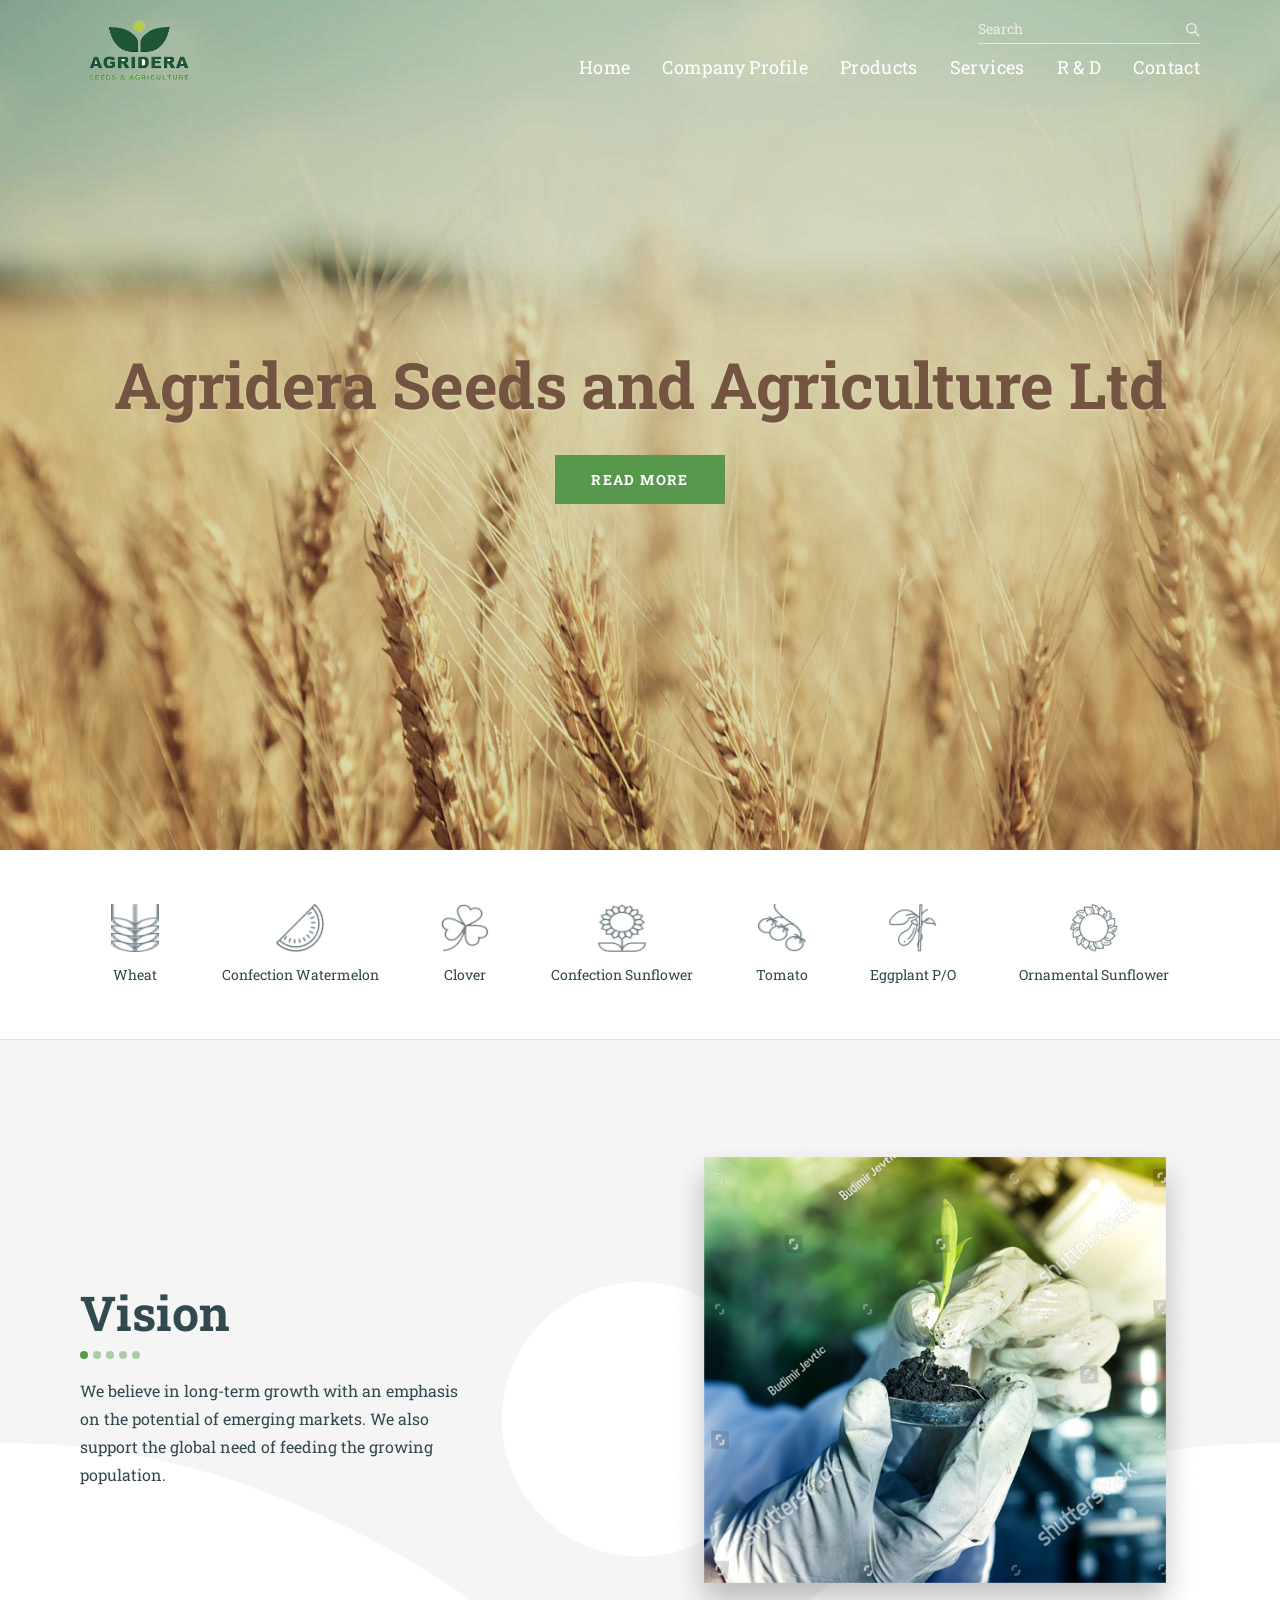
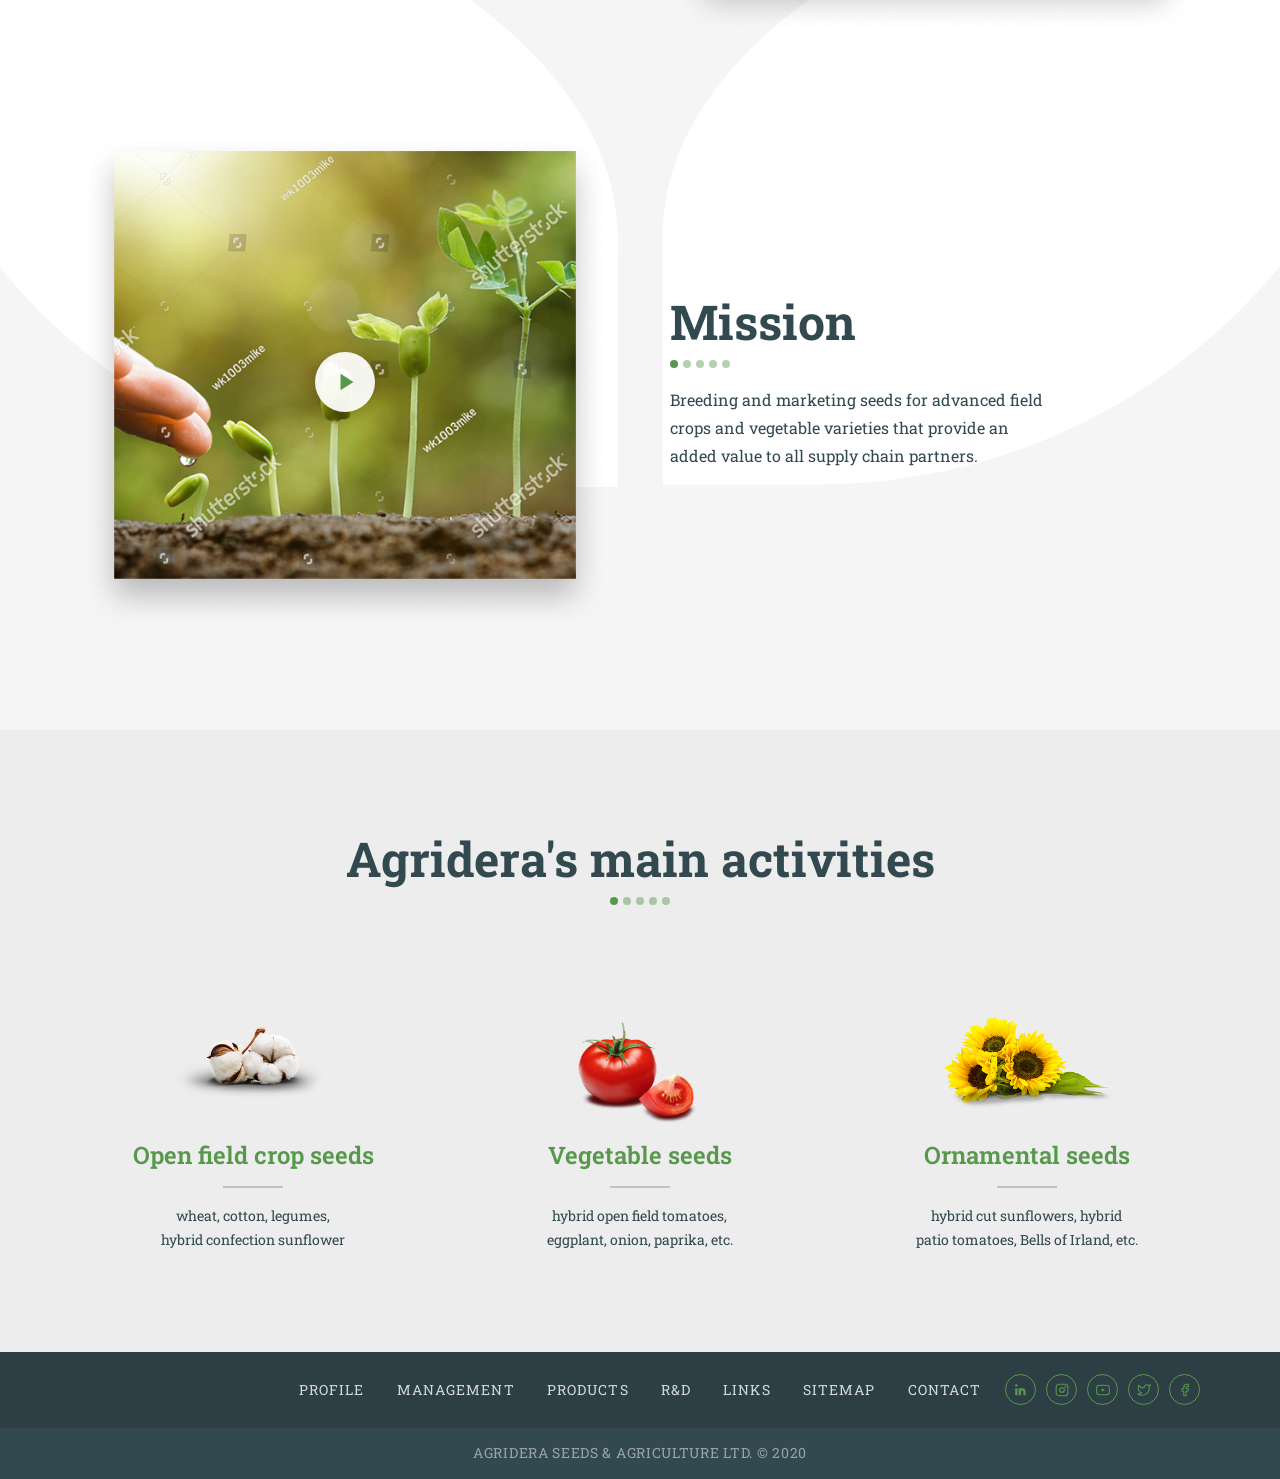
<file: index.html>
<!doctype html>
<html lang="en">
  <head>
    <meta charset="UTF-8" />
    <meta name="viewport" content="width=device-width, initial-scale=1.0" />
    <title>Agridera Seeds &amp; Agriculture Ltd</title>
    <link rel="stylesheet" href="./css/reset.css" />
    <link rel="stylesheet" href="./css/variables.css" />
    <link rel="stylesheet" href="./css/header.css" />
    <link rel="stylesheet" href="./css/middle.css" />
    <link rel="stylesheet" href="./css/footer.css" />
  </head>

  <body>
    <header>
      <div class="site-header">
        <div class="header-inner">
          <a
            href="/"
            class="logo"
            aria-label="Agridera Seeds &amp; Agriculture — home"
          >
            <img
              src="./assets/images/logo.png"
              alt="Agridera Seeds &amp; Agriculture"
              width="auto"
              height="60"
            />
          </a>

          <div class="header-right">
            <form
              class="search-form"
              role="search"
              action="/search"
              method="get"
            >
              <input
                type="search"
                name="q"
                placeholder="Search"
                aria-label="Search"
              />
              <button type="submit" aria-label="Submit search">
                <svg
                  viewBox="0 0 24 24"
                  xmlns="http://www.w3.org/2000/svg"
                  aria-hidden="true"
                >
                  <circle cx="11" cy="11" r="7" stroke-width="2" />
                  <line
                    x1="16.5"
                    y1="16.5"
                    x2="22"
                    y2="22"
                    stroke-width="2"
                    stroke-linecap="round"
                  />
                </svg>
              </button>
            </form>

            <nav class="main-nav" aria-label="Main navigation">
              <ul>
                <li><a href="/">Home</a></li>
                <li>
                  <a href="./pages/not_ready.html">Company Profile</a>
                </li>
                <li><a href="./pages/not_ready.html">Products</a></li>
                <li><a href="./pages/not_ready.html">Services</a></li>
                <li><a href="./pages/not_ready.html">R &amp; D</a></li>
                <li><a href="./pages/not_ready.html">Contact</a></li>
              </ul>
            </nav>
          </div>

          <button
            class="hamburger"
            id="hamburgerBtn"
            aria-label="Open menu"
            aria-expanded="false"
            aria-controls="mobileNav"
          >
            <span aria-hidden="true"></span>
            <span aria-hidden="true"></span>
            <span aria-hidden="true"></span>
          </button>
        </div>
      </div>

      <section class="hero" aria-label="Hero banner">
        <img
          class="hero-bg"
          src="./assets/images/hero-bg.jpg"
          alt=""
          role="presentation"
        />
        <div class="hero-overlay" aria-hidden="true"></div>
        <div class="hero-content">
          <h1 class="hero-title">Agridera Seeds and Agriculture Ltd</h1>
          <a href="./pages/not_ready.html" class="btn-primary">Read More</a>
        </div>
      </section>

      <div class="icon-strip" aria-label="Product categories">
        <div class="icon-strip-inner">
          <a href="./pages/not_ready.html" class="icon-item">
            <img
              src="./assets/images/icons/icon-wheat.png"
              alt=""
              aria-hidden="true"
              width="48"
              height="48"
            />
            <span>Wheat</span>
          </a>
          <a href="./pages/not_ready.html" class="icon-item">
            <img
              src="./assets/images/icons/icon-watermelon.png"
              alt=""
              aria-hidden="true"
              width="48"
              height="48"
            />
            <span>Confection Watermelon</span>
          </a>
          <a href="./pages/not_ready.html" class="icon-item">
            <img
              src="./assets/images/icons/icon-clover.png"
              alt=""
              aria-hidden="true"
              width="48"
              height="48"
            />
            <span>Clover</span>
          </a>
          <a href="./pages/not_ready.html" class="icon-item">
            <img
              src="./assets/images/icons/icon-sunflower.png"
              alt=""
              aria-hidden="true"
              width="48"
              height="48"
            />
            <span>Confection Sunflower</span>
          </a>
          <a href="./pages/tomato_all.html" class="icon-item">
            <img
              src="./assets/images/icons/icon-tomato.png"
              alt=""
              aria-hidden="true"
              width="48"
              height="48"
            />
            <span>Tomato</span>
          </a>
          <a href="./pages/not_ready.html" class="icon-item">
            <img
              src="./assets/images/icons/icon-eggplant.png"
              alt=""
              aria-hidden="true"
              width="48"
              height="48"
            />
            <span>Eggplant P/O</span>
          </a>
          <a href="./pages/not_ready.html" class="icon-item">
            <img
              src="./assets/images/icons/icon-ornamental-sunflower.png"
              alt=""
              aria-hidden="true"
              width="48"
              height="48"
            />
            <span>Ornamental Sunflower</span>
          </a>
        </div>
      </div>
    </header>

    <nav
      class="mobile-nav"
      id="mobileNav"
      aria-label="Mobile navigation"
      aria-hidden="true"
    >
      <button
        class="mobile-nav-close"
        id="mobileNavClose"
        aria-label="Close menu"
      >
        <span aria-hidden="true">&times;</span>
      </button>
      <a href="/">Home</a>
      <a href="./pages/not_ready.html">Company Profile</a>
      <a href="./pages/not_ready.html">Products</a>
      <a href="./pages/not_ready.html">Services</a>
      <a href="./pages/not_ready.html">R &amp; D</a>
      <a href="./pages/not_ready.html">Contact</a>
    </nav>

    <main>
      <section class="section-vision-mission" aria-labelledby="vision-heading">
        <div class="section-inner">
          <div class="vision-grid">
            <div class="vision-text">
              <h2 id="vision-heading">Vision</h2>
              <div class="section-dots" aria-hidden="true">
                <span></span><span></span><span></span><span></span
                ><span></span>
              </div>
              <p>
                We believe in long-term growth with an emphasis on the potential
                of emerging markets. We also support the global need of feeding
                the growing population.
              </p>
            </div>
            <div class="vision-image">
              <img
                src="./assets/images/vision-photo.png"
                alt="Scientist holding a seedling in a lab"
              />
            </div>
          </div>

          <div class="mission-grid" aria-labelledby="mission-heading">
            <div class="mission-image">
              <img
                src="./assets/images/mission-photo.png"
                alt="Seedlings growing from soil"
              />
              <button class="play-btn" aria-label="Play video">
                <svg
                  viewBox="0 0 24 24"
                  xmlns="http://www.w3.org/2000/svg"
                  aria-hidden="true"
                >
                  <polygon points="5,3 19,12 5,21" />
                </svg>
              </button>
            </div>
            <div class="mission-text">
              <h2 id="mission-heading">Mission</h2>
              <div class="section-dots" aria-hidden="true">
                <span></span><span></span><span></span><span></span
                ><span></span>
              </div>
              <p>
                Breeding and marketing seeds for advanced field crops and
                vegetable varieties that provide an added value to all supply
                chain partners.
              </p>
            </div>
          </div>
        </div>
      </section>

      <section class="section-activities" aria-labelledby="activities-heading">
        <div class="section-inner">
          <header class="activities-header">
            <h2 id="activities-heading">Agridera's main activities</h2>
            <div class="section-dots" aria-hidden="true">
              <span></span><span></span><span></span><span></span><span></span>
            </div>
          </header>

          <div class="activities-grid">
            <article class="activity-card">
              <img
                class="activity-card-image"
                src="./assets/images/cotton.png"
                alt="Open field crop seeds"
              />
              <h3>Open field crop seeds</h3>
              <div class="activity-card-divider" aria-hidden="true"></div>
              <p>wheat, cotton, legumes,<br />hybrid confection sunflower</p>
            </article>

            <article class="activity-card">
              <img
                class="activity-card-image"
                src="./assets/images/tomato.png"
                alt="Vegetable seeds"
              />
              <h3>Vegetable seeds</h3>
              <div class="activity-card-divider" aria-hidden="true"></div>
              <p>
                hybrid open field tomatoes,<br />eggplant, onion, paprika, etc.
              </p>
            </article>

            <article class="activity-card">
              <img
                class="activity-card-image"
                src="./assets/images/sunflower.png"
                alt="Ornamental seeds"
              />
              <h3>Ornamental seeds</h3>
              <div class="activity-card-divider" aria-hidden="true"></div>
              <p>
                hybrid cut sunflowers, hybrid<br />patio tomatoes, Bells of
                Irland, etc.
              </p>
            </article>
          </div>
        </div>
      </section>
    </main>

    <footer class="site-footer" aria-label="Site footer">
      <div class="footer-top">
        <div class="footer-top-inner">
          <nav class="footer-nav" aria-label="Footer navigation">
            <ul>
              <li><a href="./pages/not_ready.html">Profile</a></li>
              <li><a href="./pages/not_ready.html">Management</a></li>
              <li><a href="./pages/not_ready.html">Products</a></li>
              <li><a href="./pages/not_ready.html">R&amp;D</a></li>
              <li><a href="./pages/not_ready.html">Links</a></li>
              <li><a href="./pages/not_ready.html">Sitemap</a></li>
              <li><a href="./pages/not_ready.html">Contact</a></li>
            </ul>
          </nav>

          <div class="footer-social" aria-label="Social media links">
            <a href="#" class="social-link" aria-label="LinkedIn">
              <svg
                viewBox="0 0 24 24"
                xmlns="http://www.w3.org/2000/svg"
                aria-hidden="true"
              >
                <circle cx="4" cy="4" r="2" class="icon-solid" />
                <rect
                  x="2"
                  y="9"
                  width="4"
                  height="12"
                  rx="1"
                  class="icon-solid"
                />
                <path
                  d="M12 9h2a6 6 0 0 1 6 6v6h-4v-6a2 2 0 0 0-4 0v6h-4V9h4z"
                  class="icon-solid"
                />
              </svg>
            </a>
            <a href="#" class="social-link" aria-label="Instagram">
              <svg
                viewBox="0 0 24 24"
                xmlns="http://www.w3.org/2000/svg"
                aria-hidden="true"
              >
                <rect x="2" y="2" width="20" height="20" rx="5" />
                <circle cx="12" cy="12" r="4" />
                <circle cx="17.5" cy="6.5" r="1.5" class="icon-solid" />
              </svg>
            </a>
            <a href="#" class="social-link" aria-label="YouTube">
              <svg
                viewBox="0 0 24 24"
                xmlns="http://www.w3.org/2000/svg"
                aria-hidden="true"
              >
                <path
                  d="M22.54 6.42a2.78 2.78 0 0 0-1.95-1.96C18.88 4 12 4 12 4s-6.88 0-8.59.46A2.78 2.78 0 0 0 1.46 6.42 29 29 0 0 0 1 12a29 29 0 0 0 .46 5.58 2.78 2.78 0 0 0 1.95 1.95C5.12 20 12 20 12 20s6.88 0 8.59-.47a2.78 2.78 0 0 0 1.95-1.95A29 29 0 0 0 23 12a29 29 0 0 0-.46-5.58z"
                />
                <polygon
                  points="9.75 15.02 15.5 12 9.75 8.98 9.75 15.02"
                  class="icon-solid"
                />
              </svg>
            </a>
            <a href="#" class="social-link" aria-label="Twitter / X">
              <svg
                viewBox="0 0 24 24"
                xmlns="http://www.w3.org/2000/svg"
                aria-hidden="true"
              >
                <path
                  d="M23 3a10.9 10.9 0 0 1-3.14 1.53 4.48 4.48 0 0 0-7.86 3v1A10.66 10.66 0 0 1 3 4s-4 9 5 13a11.64 11.64 0 0 1-7 2c9 5 20 0 20-11.5a4.5 4.5 0 0 0-.08-.83A7.72 7.72 0 0 0 23 3z"
                />
              </svg>
            </a>
            <a href="#" class="social-link" aria-label="Facebook">
              <svg
                viewBox="0 0 24 24"
                xmlns="http://www.w3.org/2000/svg"
                aria-hidden="true"
              >
                <path
                  d="M18 2h-3a5 5 0 0 0-5 5v3H7v4h3v8h4v-8h3l1-4h-4V7a1 1 0 0 1 1-1h3z"
                />
              </svg>
            </a>
          </div>
        </div>
      </div>

      <div class="footer-bottom">
        <p class="footer-copyright">
          Agridera Seeds &amp; Agriculture Ltd. &copy; 2020
        </p>
      </div>
    </footer>

    <script>
      const hamburgerBtn = document.getElementById("hamburgerBtn");
      const mobileNav = document.getElementById("mobileNav");
      const closeBtn = document.getElementById("mobileNavClose");

      function openMenu() {
        mobileNav.classList.add("is-open");
        mobileNav.setAttribute("aria-hidden", "false");
        hamburgerBtn.setAttribute("aria-expanded", "true");
        document.body.style.overflow = "hidden";
      }

      function closeMenu() {
        mobileNav.classList.remove("is-open");
        mobileNav.setAttribute("aria-hidden", "true");
        hamburgerBtn.setAttribute("aria-expanded", "false");
        document.body.style.overflow = "";
      }

      hamburgerBtn.addEventListener("click", openMenu);
      closeBtn.addEventListener("click", closeMenu);
      mobileNav
        .querySelectorAll("a")
        .forEach((link) => link.addEventListener("click", closeMenu));
      document.addEventListener("keydown", (e) => {
        if (e.key === "Escape") closeMenu();
      });
    </script>
  </body>
</html>
</file>
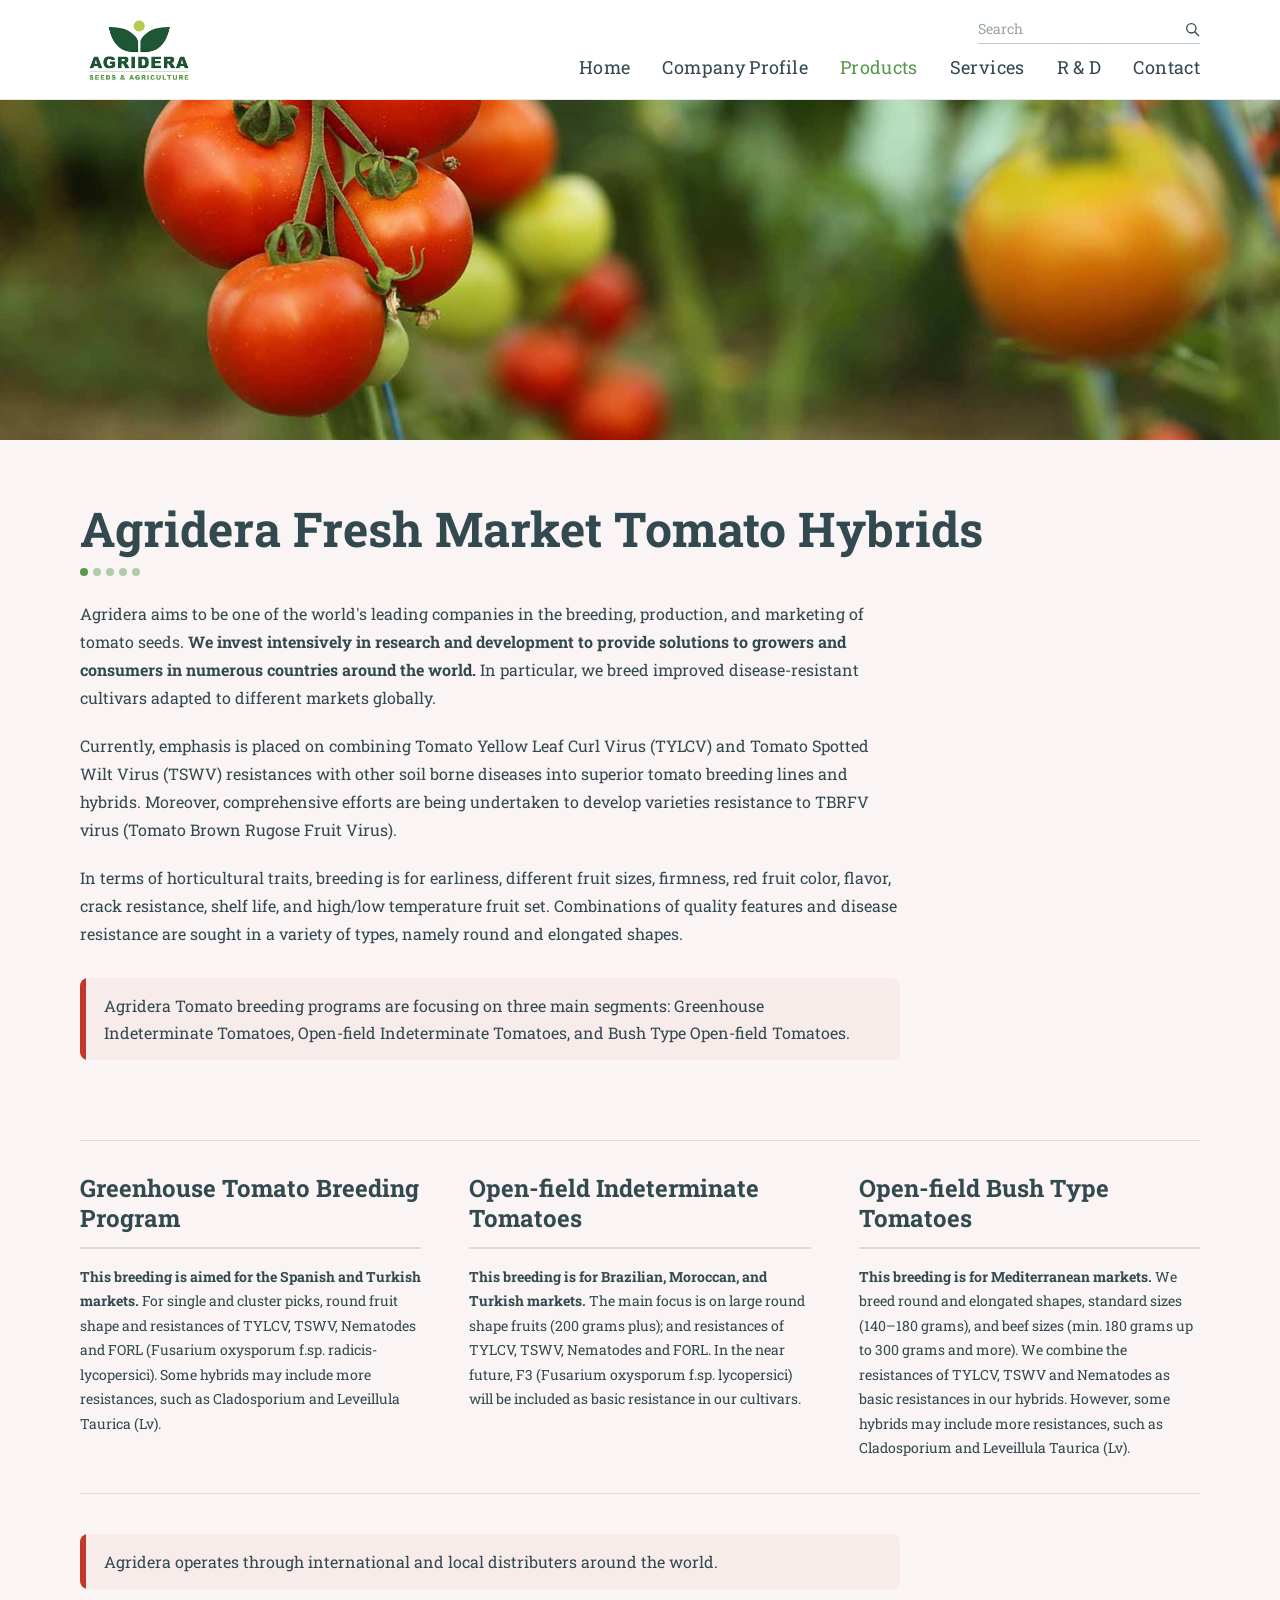
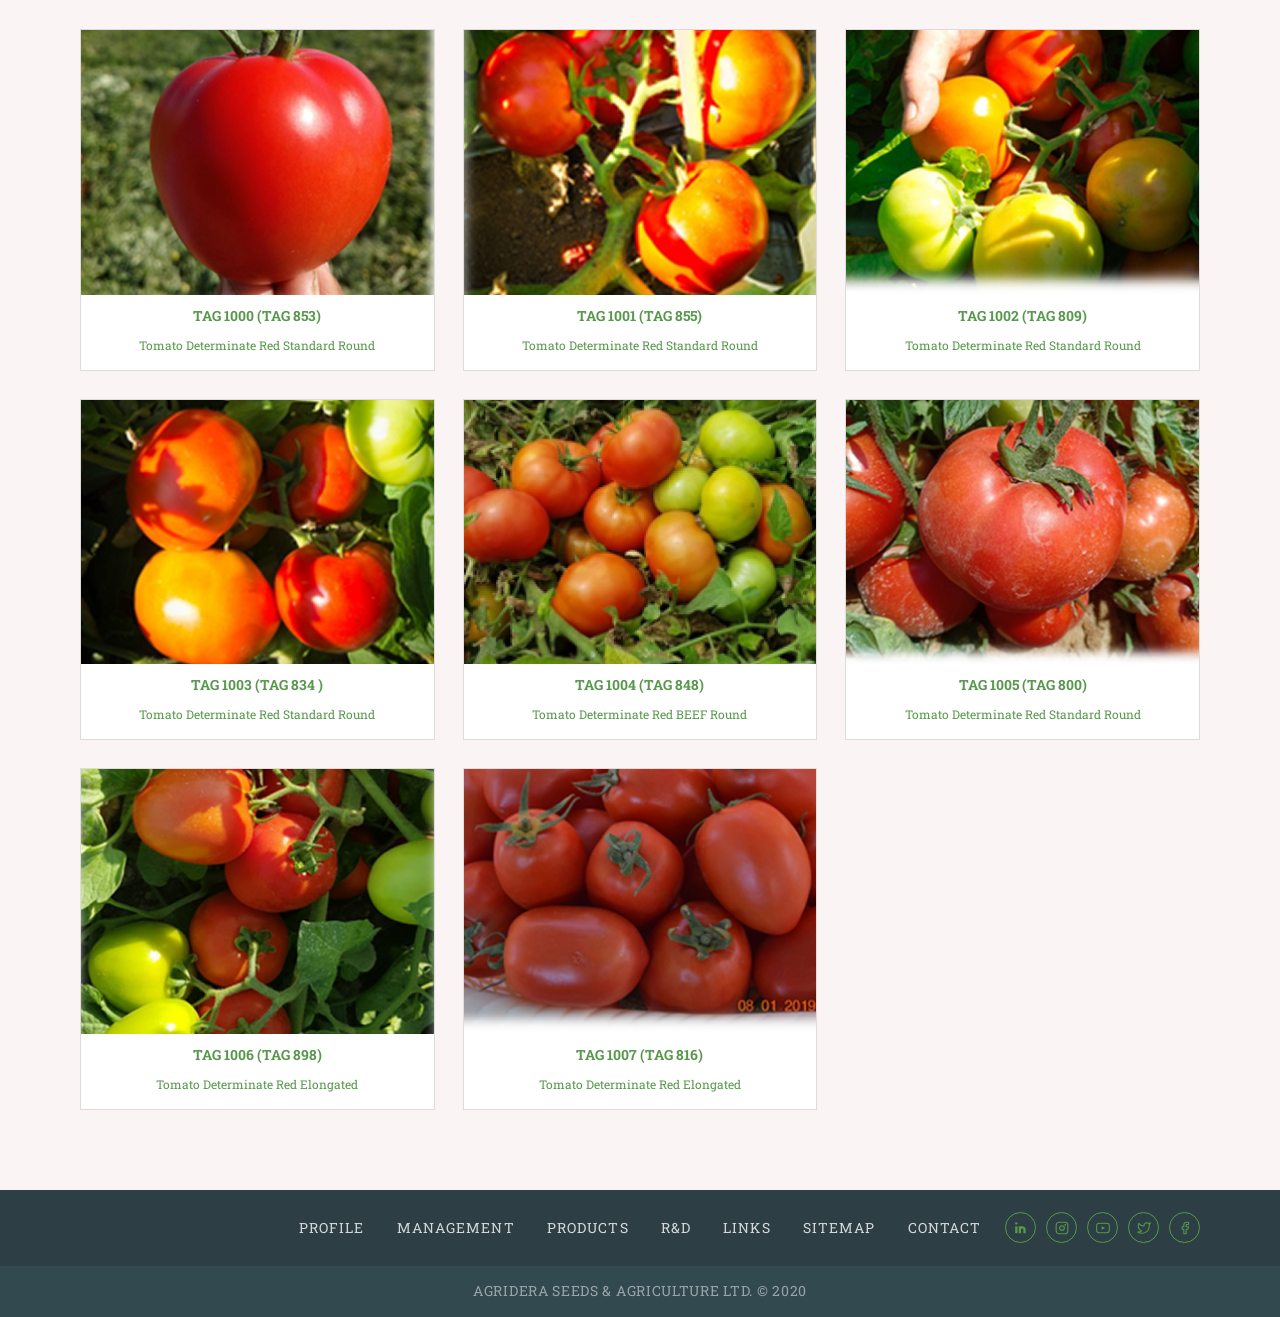
<file: pages/tomato_all.html>
<!doctype html>
<html lang="en">
  <head>
    <meta charset="UTF-8" />
    <meta name="viewport" content="width=device-width, initial-scale=1.0" />
    <title>Tomato All — Agridera Seeds &amp; Agriculture Ltd</title>
    <link rel="stylesheet" href="../css/reset.css" />
    <link rel="stylesheet" href="../css/variables.css" />
    <link rel="stylesheet" href="../css/header.css" />
    <link rel="stylesheet" href="../css/middle.css" />
    <link rel="stylesheet" href="../css/footer.css" />
    <link rel="stylesheet" href="../css/tomato_all.css" />
  </head>

  <body>
    <!-- ── WHITE HEADER ── -->
    <header class="site-header site-header--white">
      <div class="header-inner">
        <a
          href="/"
          class="logo"
          aria-label="Agridera Seeds &amp; Agriculture — home"
        >
          <img
            src="../assets/images/logo.png"
            alt="Agridera Seeds &amp; Agriculture"
            width="auto"
            height="60"
          />
        </a>

        <div class="header-right header-right--dark">
          <form
            class="search-form search-form--dark"
            role="search"
            action="/search"
            method="get"
          >
            <input
              type="search"
              name="q"
              placeholder="Search"
              aria-label="Search"
            />
            <button type="submit" aria-label="Submit search">
              <svg
                viewBox="0 0 24 24"
                xmlns="http://www.w3.org/2000/svg"
                aria-hidden="true"
              >
                <circle cx="11" cy="11" r="7" stroke-width="2" />
                <line
                  x1="16.5"
                  y1="16.5"
                  x2="22"
                  y2="22"
                  stroke-width="2"
                  stroke-linecap="round"
                />
              </svg>
            </button>
          </form>

          <nav class="main-nav main-nav--dark" aria-label="Main navigation">
            <ul>
              <li><a href="/">Home</a></li>
              <li><a href="./not_ready.html">Company Profile</a></li>
              <li>
                <a href="./not_ready.html" class="nav-active">Products</a>
              </li>
              <li><a href="./not_ready.html">Services</a></li>
              <li><a href="./not_ready.html">R &amp; D</a></li>
              <li><a href="./not_ready.html">Contact</a></li>
            </ul>
          </nav>
        </div>

        <button
          class="hamburger hamburger--dark"
          id="hamburgerBtn"
          aria-label="Open menu"
          aria-expanded="false"
          aria-controls="mobileNav"
        >
          <span aria-hidden="true"></span>
          <span aria-hidden="true"></span>
          <span aria-hidden="true"></span>
        </button>
      </div>
    </header>

    <!-- ── HERO BANNER (tomato photo) ── -->
    <section class="tomato-hero" aria-label="Tomato category banner">
      <img
        class="tomato-hero-bg"
        src="../assets/images/tomato-hero.jpg"
        alt="Fresh red tomatoes on the vine"
      />
    </section>

    <!-- ── MOBILE NAV ── -->
    <nav
      class="mobile-nav"
      id="mobileNav"
      aria-label="Mobile navigation"
      aria-hidden="true"
    >
      <button
        class="mobile-nav-close"
        id="mobileNavClose"
        aria-label="Close menu"
      >
        <span aria-hidden="true">&times;</span>
      </button>
      <a href="/">Home</a>
      <a href="./not_ready.html">Company Profile</a>
      <a href="./not_ready.html">Products</a>
      <a href="./not_ready.html">Services</a>
      <a href="./not_ready.html">R &amp; D</a>
      <a href="./not_ready.html">Contact</a>
    </nav>

    <!-- ── MAIN CONTENT ── -->
    <main class="tomato-main">
      <div class="tomato-content-inner">
        <!-- Page title -->
        <h1 class="tomato-page-title">Agridera Fresh Market Tomato Hybrids</h1>
        <div class="section-dots" aria-hidden="true">
          <span></span><span></span><span></span><span></span><span></span>
        </div>

        <!-- Intro text -->
        <div class="tomato-intro">
          <p>
            Agridera aims to be one of the world's leading companies in the
            breeding, production, and marketing of tomato seeds.
            <strong
              >We invest intensively in research and development to provide
              solutions to growers and consumers in numerous countries around
              the world.</strong
            >
            In particular, we breed improved disease-resistant cultivars adapted
            to different markets globally.
          </p>
          <p>
            Currently, emphasis is placed on combining Tomato Yellow Leaf Curl
            Virus (TYLCV) and Tomato Spotted Wilt Virus (TSWV) resistances with
            other soil borne diseases into superior tomato breeding lines and
            hybrids. Moreover, comprehensive efforts are being undertaken to
            develop varieties resistance to TBRFV virus (Tomato Brown Rugose
            Fruit Virus).
          </p>
          <p>
            In terms of horticultural traits, breeding is for earliness,
            different fruit sizes, firmness, red fruit color, flavor, crack
            resistance, shelf life, and high/low temperature fruit set.
            Combinations of quality features and disease resistance are sought
            in a variety of types, namely round and elongated shapes.
          </p>
          <blockquote class="tomato-blockquote">
            Agridera Tomato breeding programs are focusing on three main
            segments: Greenhouse Indeterminate Tomatoes, Open-field
            Indeterminate Tomatoes, and Bush Type Open-field Tomatoes.
          </blockquote>
        </div>

        <!-- 3-column breeding info -->
        <div class="breeding-grid">
          <div class="breeding-col">
            <h2 class="breeding-col-title">
              Greenhouse Tomato Breeding Program
            </h2>
            <hr class="breeding-divider" />
            <p>
              <strong
                >This breeding is aimed for the Spanish and Turkish
                markets.</strong
              >
              For single and cluster picks, round fruit shape and resistances of
              TYLCV, TSWV, Nematodes and FORL (Fusarium oxysporum f.sp.
              radicis-lycopersici). Some hybrids may include more resistances,
              such as Cladosporium and Leveillula Taurica (Lv).
            </p>
          </div>
          <div class="breeding-col">
            <h2 class="breeding-col-title">
              Open-field Indeterminate Tomatoes
            </h2>
            <hr class="breeding-divider" />
            <p>
              <strong
                >This breeding is for Brazilian, Moroccan, and Turkish
                markets.</strong
              >
              The main focus is on large round shape fruits (200 grams plus);
              and resistances of TYLCV, TSWV, Nematodes and FORL. In the near
              future, F3 (Fusarium oxysporum f.sp. lycopersici) will be included
              as basic resistance in our cultivars.
            </p>
          </div>
          <div class="breeding-col">
            <h2 class="breeding-col-title">Open-field Bush Type Tomatoes</h2>
            <hr class="breeding-divider" />
            <p>
              <strong>This breeding is for Mediterranean markets.</strong>
              We breed round and elongated shapes, standard sizes (140–180
              grams), and beef sizes (min. 180 grams up to 300 grams and more).
              We combine the resistances of TYLCV, TSWV and Nematodes as basic
              resistances in our hybrids. However, some hybrids may include more
              resistances, such as Cladosporium and Leveillula Taurica (Lv).
            </p>
          </div>
        </div>

        <!-- Distributers blockquote -->
        <blockquote class="tomato-blockquote">
          Agridera operates through international and local distributers around
          the world.
        </blockquote>

        <!-- ── Product grid ── -->
        <div class="product-grid">
          <article class="product-card">
            <div class="product-card-img-wrap">
              <img
                src="../assets/images/tomatoes/tag-1000.jpg"
                alt="TAG 1000 (TAG 853) — Tomato Determinate Red Standard Round"
              />
            </div>
            <p class="product-card-name">TAG 1000 (TAG 853)</p>
            <p class="product-card-desc">
              Tomato Determinate Red Standard Round
            </p>
          </article>

          <article class="product-card">
            <div class="product-card-img-wrap">
              <img
                src="../assets/images/tomatoes/tag-1001.jpg"
                alt="TAG 1001 (TAG 855) — Tomato Determinate Red Standard Round"
              />
            </div>
            <p class="product-card-name">TAG 1001 (TAG 855)</p>
            <p class="product-card-desc">
              Tomato Determinate Red Standard Round
            </p>
          </article>

          <article class="product-card">
            <div class="product-card-img-wrap">
              <img
                src="../assets/images/tomatoes/tag-1002.jpg"
                alt="TAG 1002 (TAG 809) — Tomato Determinate Red Standard Round"
              />
            </div>
            <p class="product-card-name">TAG 1002 (TAG 809)</p>
            <p class="product-card-desc">
              Tomato Determinate Red Standard Round
            </p>
          </article>

          <article class="product-card">
            <div class="product-card-img-wrap">
              <img
                src="../assets/images/tomatoes/tag-1003.jpg"
                alt="TAG 1003 (TAG 834) — Tomato Determinate Red Standard Round"
              />
            </div>
            <p class="product-card-name">TAG 1003 (TAG 834 )</p>
            <p class="product-card-desc">
              Tomato Determinate Red Standard Round
            </p>
          </article>

          <article class="product-card">
            <div class="product-card-img-wrap">
              <img
                src="../assets/images/tomatoes/tag-1004.jpg"
                alt="TAG 1004 (TAG 848) — Tomato Determinate Red BEEF Round"
              />
            </div>
            <p class="product-card-name">TAG 1004 (TAG 848)</p>
            <p class="product-card-desc">Tomato Determinate Red BEEF Round</p>
          </article>

          <article class="product-card">
            <div class="product-card-img-wrap">
              <img
                src="../assets/images/tomatoes/tag-1005.jpg"
                alt="TAG 1005 (TAG 800) — Tomato Determinate Red Standard Round"
              />
            </div>
            <p class="product-card-name">TAG 1005 (TAG 800)</p>
            <p class="product-card-desc">
              Tomato Determinate Red Standard Round
            </p>
          </article>

          <article class="product-card">
            <div class="product-card-img-wrap">
              <img
                src="../assets/images/tomatoes/tag-1006.jpg"
                alt="TAG 1006 (TAG 898) — Tomato Determinate Red Elongated"
              />
            </div>
            <p class="product-card-name">TAG 1006 (TAG 898)</p>
            <p class="product-card-desc">Tomato Determinate Red Elongated</p>
          </article>

          <article class="product-card">
            <div class="product-card-img-wrap">
              <img
                src="../assets/images/tomatoes/tag-1007.jpg"
                alt="TAG 1007 (TAG 816) — Tomato Determinate Red Elongated"
              />
            </div>
            <p class="product-card-name">TAG 1007 (TAG 816)</p>
            <p class="product-card-desc">Tomato Determinate Red Elongated</p>
          </article>
        </div>
        <!-- /product-grid -->
      </div>
    </main>

    <!-- ── FOOTER (reused from index) ── -->
    <footer class="site-footer" aria-label="Site footer">
      <div class="footer-top">
        <div class="footer-top-inner">
          <nav class="footer-nav" aria-label="Footer navigation">
            <ul>
              <li><a href="./not_ready.html">Profile</a></li>
              <li><a href="./not_ready.html">Management</a></li>
              <li><a href="./not_ready.html">Products</a></li>
              <li><a href="./not_ready.html">R&amp;D</a></li>
              <li><a href="./not_ready.html">Links</a></li>
              <li><a href="./not_ready.html">Sitemap</a></li>
              <li><a href="./not_ready.html">Contact</a></li>
            </ul>
          </nav>

          <div class="footer-social" aria-label="Social media links">
            <a href="#" class="social-link" aria-label="LinkedIn">
              <svg
                viewBox="0 0 24 24"
                xmlns="http://www.w3.org/2000/svg"
                aria-hidden="true"
              >
                <circle cx="4" cy="4" r="2" class="icon-solid" />
                <rect
                  x="2"
                  y="9"
                  width="4"
                  height="12"
                  rx="1"
                  class="icon-solid"
                />
                <path
                  d="M12 9h2a6 6 0 0 1 6 6v6h-4v-6a2 2 0 0 0-4 0v6h-4V9h4z"
                  class="icon-solid"
                />
              </svg>
            </a>
            <a href="#" class="social-link" aria-label="Instagram">
              <svg
                viewBox="0 0 24 24"
                xmlns="http://www.w3.org/2000/svg"
                aria-hidden="true"
              >
                <rect x="2" y="2" width="20" height="20" rx="5" />
                <circle cx="12" cy="12" r="4" />
                <circle cx="17.5" cy="6.5" r="1.5" class="icon-solid" />
              </svg>
            </a>
            <a href="#" class="social-link" aria-label="YouTube">
              <svg
                viewBox="0 0 24 24"
                xmlns="http://www.w3.org/2000/svg"
                aria-hidden="true"
              >
                <path
                  d="M22.54 6.42a2.78 2.78 0 0 0-1.95-1.96C18.88 4 12 4 12 4s-6.88 0-8.59.46A2.78 2.78 0 0 0 1.46 6.42 29 29 0 0 0 1 12a29 29 0 0 0 .46 5.58 2.78 2.78 0 0 0 1.95 1.95C5.12 20 12 20 12 20s6.88 0 8.59-.47a2.78 2.78 0 0 0 1.95-1.95A29 29 0 0 0 23 12a29 29 0 0 0-.46-5.58z"
                />
                <polygon
                  points="9.75 15.02 15.5 12 9.75 8.98 9.75 15.02"
                  class="icon-solid"
                />
              </svg>
            </a>
            <a href="#" class="social-link" aria-label="Twitter / X">
              <svg
                viewBox="0 0 24 24"
                xmlns="http://www.w3.org/2000/svg"
                aria-hidden="true"
              >
                <path
                  d="M23 3a10.9 10.9 0 0 1-3.14 1.53 4.48 4.48 0 0 0-7.86 3v1A10.66 10.66 0 0 1 3 4s-4 9 5 13a11.64 11.64 0 0 1-7 2c9 5 20 0 20-11.5a4.5 4.5 0 0 0-.08-.83A7.72 7.72 0 0 0 23 3z"
                />
              </svg>
            </a>
            <a href="#" class="social-link" aria-label="Facebook">
              <svg
                viewBox="0 0 24 24"
                xmlns="http://www.w3.org/2000/svg"
                aria-hidden="true"
              >
                <path
                  d="M18 2h-3a5 5 0 0 0-5 5v3H7v4h3v8h4v-8h3l1-4h-4V7a1 1 0 0 1 1-1h3z"
                />
              </svg>
            </a>
          </div>
        </div>
      </div>

      <div class="footer-bottom">
        <p class="footer-copyright">
          Agridera Seeds &amp; Agriculture Ltd. &copy; 2020
        </p>
      </div>
    </footer>

    <script>
      const hamburgerBtn = document.getElementById("hamburgerBtn");
      const mobileNav = document.getElementById("mobileNav");
      const closeBtn = document.getElementById("mobileNavClose");

      function openMenu() {
        mobileNav.classList.add("is-open");
        mobileNav.setAttribute("aria-hidden", "false");
        hamburgerBtn.setAttribute("aria-expanded", "true");
        document.body.style.overflow = "hidden";
      }
      function closeMenu() {
        mobileNav.classList.remove("is-open");
        mobileNav.setAttribute("aria-hidden", "true");
        hamburgerBtn.setAttribute("aria-expanded", "false");
        document.body.style.overflow = "";
      }

      hamburgerBtn.addEventListener("click", openMenu);
      closeBtn.addEventListener("click", closeMenu);
      mobileNav
        .querySelectorAll("a")
        .forEach((link) => link.addEventListener("click", closeMenu));
      document.addEventListener("keydown", (e) => {
        if (e.key === "Escape") closeMenu();
      });
    </script>
  </body>
</html>
</file>
<file: css/variables.css>
@font-face {
  font-family: "Roboto Slab";
  src: url("../assets/fonts/RobotoSlab-VariableFont_wght.ttf")
    format("truetype");
  font-weight: 100 900;
  font-style: normal;
  font-display: swap;
}

:root {
  /* Colors */
  --color-accent: #57984c;
  --color-dark: #324950;
  --color-footer-top: #2d3f45;
  --color-footer-bottom: #324950;
  --color-bg-activities: #ededed;
  --color-bg-vm: #f5f5f5;
  --color-white: #ffffff;

  /* Typography — single font family used project-wide */
  --font-primary: "Roboto Slab", serif;

  /* Font sizes */
  --fs-hero: 64px;
  --fs-h2: 48px;
  --fs-h3: 24px;
  --fs-large: 20px;
  --fs-medium: 18px;
  --fs-base: 16px;
  --fs-small: 14px;

  /* Layout */
  --container-inner: 1200px;
  --container-pad: 40px;

  /* Spacing */
  --section-gap-lg: 100px;

  /* Component heights */
  --hero-height: 850px;
  --icon-strip-height: 190px;
  --footer-top-height: 76px;
  --footer-bottom-height: 51px;

  /* Transitions */
  --transition: 0.25s ease;
}
</file>
<file: css/header.css>
/* ── Site header ── */
.site-header {
  position: absolute;
  top: 0;
  left: 0;
  width: 100%;
  z-index: 100;
  padding: 18px 0;
}

.header-inner {
  max-width: var(--container-inner);
  margin: 0 auto;
  padding: 0 var(--container-pad);
  display: flex;
  align-items: center;
  justify-content: space-between;
  gap: 24px;
}

.logo img {
  height: 60px;
  width: auto;
}

.header-right {
  display: flex;
  flex-direction: column;
  align-items: flex-end;
  gap: 10px;
}

/* ── Search ── */
.search-form {
  display: flex;
  align-items: center;
  gap: 6px;
  border-bottom: 1px solid rgba(255 255 255 / 0.6);
  padding-bottom: 4px;
}

.search-form input {
  background: transparent;
  color: var(--color-white);
  font-family: var(--font-primary);
  font-size: var(--fs-small);
  width: 200px;
}

.search-form input::placeholder {
  color: rgba(255 255 255 / 0.7);
}

.search-form button {
  color: rgba(255 255 255 / 0.8);
}

.search-form svg {
  width: 16px;
  height: 16px;
  stroke: currentColor;
  fill: none;
}

/* ── Main nav ── */
.main-nav ul {
  display: flex;
  align-items: center;
  gap: 32px;
}

.main-nav a {
  font-family: var(--font-primary);
  font-size: var(--fs-medium);
  color: var(--color-white);
  letter-spacing: 0.02em;
  transition: color var(--transition);
}

.main-nav a:hover {
  color: var(--color-accent);
}

/* ── Hero ── */
.hero {
  position: relative;
  width: 100%;
  height: var(--hero-height);
  display: flex;
  align-items: center;
  justify-content: center;
  overflow: hidden;
}

.hero-bg {
  position: absolute;
  inset: 0;
  width: 100%;
  height: 100%;
  object-fit: cover;
}

.hero-overlay {
  position: absolute;
  inset: 0;
  background: rgba(0 0 0 / 0.15);
}

.hero-content {
  position: relative;
  z-index: 1;
  display: flex;
  flex-direction: column;
  align-items: center;
  gap: 32px;
  text-align: center;
}

.hero-title {
  font-family: var(--font-primary);
  font-size: var(--fs-hero);
  font-weight: 700;
  color: #735440;
  letter-spacing: -0.01em;
  text-shadow: 0 1px 3px rgba(255 255 255 / 0.3);
}

.btn-primary {
  display: inline-block;
  padding: 14px 36px;
  background: var(--color-accent);
  color: var(--color-white);
  font-family: var(--font-primary);
  font-size: var(--fs-small);
  font-weight: 700;
  letter-spacing: 0.1em;
  text-transform: uppercase;
  transition:
    background var(--transition),
    transform var(--transition);
}

.btn-primary:hover {
  background: #4a8240;
  transform: translateY(-2px);
}

/* ── Icon strip ── */
.icon-strip {
  width: 100%;
  height: var(--icon-strip-height);
  background: var(--color-white);
  border-bottom: 1px solid #e0e0e0;
  display: flex;
  align-items: center;
}

.icon-strip-inner {
  max-width: var(--container-inner);
  margin: 0 auto;
  padding: 0 var(--container-pad);
  width: 100%;
  display: flex;
  justify-content: space-around;
  align-items: center;
}

.icon-item {
  display: flex;
  flex-direction: column;
  align-items: center;
  gap: 12px;
  cursor: pointer;
  transition: transform var(--transition);
}

.icon-item:hover {
  transform: translateY(-4px);
}

.icon-item img {
  width: 48px;
  height: 48px;
  opacity: 0.7;
}

.icon-item span {
  font-family: var(--font-primary);
  font-size: var(--fs-small);
  color: var(--color-dark);
  text-align: center;
}

/* ── Hamburger ── */
.hamburger {
  display: none;
  flex-direction: column;
  gap: 5px;
  padding: 4px;
}

.hamburger span {
  display: block;
  width: 24px;
  height: 2px;
  background: var(--color-white);
  transition: var(--transition);
}

/* ── Mobile nav overlay ── */
.mobile-nav {
  display: none;
  position: fixed;
  inset: 0;
  background: rgba(50 73 80 / 0.97);
  z-index: 999;
  flex-direction: column;
  align-items: center;
  justify-content: center;
  gap: 32px;
}

.mobile-nav.is-open {
  display: flex;
}

.mobile-nav a {
  font-family: var(--font-primary);
  font-size: 24px;
  color: var(--color-white);
  transition: color var(--transition);
}

.mobile-nav a:hover {
  color: var(--color-accent);
}

.mobile-nav-close {
  position: absolute;
  top: 24px;
  right: 24px;
  color: var(--color-white);
  font-size: 32px;
}

/* ── Responsive ── */
@media (max-width: 1200px) {
  .header-inner {
    padding: 0 24px;
  }

  .hero-title {
    font-size: 48px;
  }

  .main-nav ul {
    gap: 20px;
  }
}

@media (max-width: 768px) {
  .hero {
    height: 500px;
  }

  .hero-title {
    font-size: 32px;
    padding: 0 20px;
  }

  .header-right {
    display: none;
  }

  .hamburger {
    display: flex;
  }

  .icon-strip {
    height: auto;
    padding: 20px 0;
  }

  .icon-strip-inner {
    flex-wrap: wrap;
    gap: 20px;
    justify-content: center;
  }

  .icon-item {
    width: calc(33% - 20px);
  }
}

@media (max-width: 480px) {
  .hero-title {
    font-size: 24px;
  }

  .icon-item {
    width: calc(50% - 20px);
  }
}
</file>
<file: css/middle.css>
/* ── Shared utilities ── */
.section-inner {
  max-width: var(--container-inner);
  margin: 0 auto;
  padding: 0 var(--container-pad);
}

.section-dots {
  display: flex;
  gap: 5px;
  margin: 10px 0 18px;
}

.section-dots span {
  width: 8px;
  height: 8px;
  border-radius: 50%;
  background: var(--color-accent);
  opacity: 0.45;
}

.section-dots span:first-child {
  opacity: 1;
}

/* ── Vision + Mission ── */
.section-vision-mission {
  position: relative;
  overflow: hidden;
  padding: var(--section-gap-lg) 0;
  background: var(--color-bg-vm) url("../assets/images/bg-logo.png") no-repeat
    center / 110% auto;
}

.section-vision-mission .section-inner {
  display: flex;
  flex-direction: column;
  gap: var(--section-gap-lg);
  position: relative;
  z-index: 1;
}

.vision-grid,
.mission-grid {
  display: grid;
  grid-template-columns: 1fr 1fr;
  gap: 60px;
  align-items: center;
}

/* Shared text styles */
.vision-text h2,
.mission-text h2 {
  font-family: var(--font-primary);
  font-size: var(--fs-h2);
  font-weight: 700;
  color: var(--color-dark);
  line-height: 1.15;
}

.vision-text p,
.mission-text p {
  font-family: var(--font-primary);
  font-size: var(--fs-base);
  color: var(--color-dark);
  line-height: 1.75;
  max-width: 380px;
}

/* ── Play button ── */
.mission-image {
  position: relative;
}

.play-btn {
  position: absolute;
  top: 50%;
  left: 50%;
  translate: -50% -50%;
  width: 60px;
  height: 60px;
  border-radius: 50%;
  background: rgba(255 255 255 / 0.92);
  box-shadow: 0 2px 12px rgba(0 0 0 / 0.15);
  transition:
    scale var(--transition),
    background var(--transition);
}

.play-btn:hover {
  scale: 1.1;
  background: var(--color-white);
}

.play-btn svg {
  width: 22px;
  height: 22px;
  fill: var(--color-accent);
  margin-left: 4px;
}

/* ── Main Activities ── */
.section-activities {
  background: var(--color-bg-activities);
  padding: var(--section-gap-lg) 0;
}

.activities-header {
  text-align: center;
  margin-bottom: 60px;
}

.activities-header h2 {
  font-family: var(--font-primary);
  font-size: var(--fs-h2);
  font-weight: 700;
  color: var(--color-dark);
}

.activities-header .section-dots {
  justify-content: center;
}

.activities-grid {
  display: grid;
  grid-template-columns: repeat(3, 1fr);
  gap: 40px;
  text-align: center;
}

.activity-card {
  display: flex;
  flex-direction: column;
  align-items: center;
  gap: 16px;
}

.activity-card-image {
  width: 180px;
  height: 160px;
  object-fit: contain;
  object-position: center bottom;
  transition: transform var(--transition);
}

.activity-card:hover .activity-card-image {
  transform: scale(1.05);
}

.activity-card h3 {
  font-family: var(--font-primary);
  font-size: var(--fs-h3);
  font-weight: 600;
  color: var(--color-accent);
}

.activity-card-divider {
  width: 60px;
  height: 2px;
  background: var(--color-dark);
  opacity: 0.25;
}

.activity-card p {
  font-family: var(--font-primary);
  font-size: var(--fs-small);
  color: var(--color-dark);
  line-height: 1.7;
  max-width: 280px;
}

/* ── Responsive ── */
@media (max-width: 1200px) {
  .vision-grid,
  .mission-grid {
    gap: 40px;
  }

  .vision-text h2,
  .mission-text h2,
  .activities-header h2 {
    font-size: 36px;
  }
}

@media (max-width: 900px) {
  .vision-grid,
  .mission-grid {
    grid-template-columns: 1fr;
    gap: 28px;
  }

  /* Restore natural document order for mission on mobile */
  .mission-image {
    order: -1;
  }

  .vision-text p,
  .mission-text p {
    max-width: 100%;
  }

  .section-vision-mission {
    padding: 60px 0;
  }

  .section-vision-mission .section-inner {
    gap: 60px;
  }

  .activities-grid {
    grid-template-columns: 1fr;
    max-width: 400px;
    margin: 0 auto;
  }
}

@media (max-width: 600px) {
  .section-activities {
    padding: 60px 0;
  }

  .vision-text h2,
  .mission-text h2,
  .activities-header h2 {
    font-size: 28px;
  }

  .section-inner {
    padding: 0 20px;
  }

  .section-vision-mission .section-inner {
    gap: 48px;
  }

  .activities-grid {
    gap: 48px;
  }
}
</file>
<file: css/footer.css>
/* ── Footer ── */
.site-footer {
  width: 100%;
}

.footer-top {
  background: var(--color-footer-top);
  height: var(--footer-top-height);
  display: flex;
  align-items: center;
}

.footer-top-inner {
  max-width: var(--container-inner);
  margin: 0 auto;
  padding: 0 var(--container-pad);
  width: 100%;
  display: flex;
  align-items: center;
  justify-content: center;
  position: relative;
}

/* ── Footer nav ── */
.footer-nav ul {
  display: flex;
  align-items: center;
  gap: 32px;
}

.footer-nav a {
  font-family: var(--font-primary);
  font-size: var(--fs-small);
  color: rgba(255 255 255 / 0.8);
  letter-spacing: 0.08em;
  text-transform: uppercase;
  line-height: 1;
  transition: color var(--transition);
}

.footer-nav a:hover {
  color: var(--color-accent);
}

/* ── Social icons ── */
.footer-social {
  position: absolute;
  right: var(--container-pad);
  display: flex;
  align-items: center;
  gap: 10px;
}

.social-link {
  width: 31px;
  height: 31px;
  border-radius: 50%;
  border: 1.5px solid var(--color-accent);
  display: flex;
  align-items: center;
  justify-content: center;
  flex-shrink: 0;
  transition:
    background var(--transition),
    transform var(--transition);
}

.social-link:hover {
  background: var(--color-accent);
  transform: scale(1.1);
}

.social-link svg {
  width: 14px;
  height: 14px;
  fill: none;
  stroke: var(--color-accent);
  stroke-width: 1.8;
  stroke-linecap: round;
  stroke-linejoin: round;
  overflow: visible;
  transition:
    stroke var(--transition),
    fill var(--transition);
}

.social-link svg .icon-solid {
  fill: var(--color-accent);
  stroke: none;
}

.social-link:hover svg {
  stroke: var(--color-white);
}

.social-link:hover svg .icon-solid {
  fill: var(--color-white);
}

/* ── Footer bottom ── */
.footer-bottom {
  background: var(--color-footer-bottom);
  height: var(--footer-bottom-height);
  display: flex;
  align-items: center;
  justify-content: center;
}

.footer-copyright {
  font-family: var(--font-primary);
  font-size: var(--fs-small);
  color: rgba(255 255 255 / 0.5);
  letter-spacing: 0.05em;
  text-transform: uppercase;
  line-height: 1;
}

/* ── Responsive ── */
@media (max-width: 900px) {
  .footer-top {
    height: auto;
    padding: 20px 0;
  }

  .footer-top-inner {
    flex-direction: column;
    align-items: center;
    gap: 16px;
  }

  .footer-social {
    position: static;
  }

  .footer-nav ul {
    flex-wrap: wrap;
    justify-content: center;
    gap: 14px 20px;
  }

  .footer-bottom {
    height: auto;
    padding: 14px 0;
  }
}

@media (max-width: 480px) {
  .footer-nav ul {
    gap: 10px 14px;
  }

  .footer-nav a {
    font-size: 11px;
  }
}
</file>
<file: css/tomato_all.css>
/* ══════════════════════════════════════════
   tomato-all.css — styles for tomato-all.html
   ══════════════════════════════════════════ */

/* ── White header variant ── */
.site-header--white {
  position: relative; /* NOT absolute — sits above the hero image */
  background: #ffffff;
  padding: 18px 0;
  border-bottom: 1px solid #e8e8e8;
  z-index: 100;
}

/* Dark text / icons for search form */
.search-form--dark input {
  color: var(--color-dark);
  border-bottom-color: rgba(50 73 80 / 0.3);
}

.search-form--dark input::placeholder {
  color: rgba(50 73 80 / 0.5);
}

.search-form--dark {
  border-bottom-color: rgba(50 73 80 / 0.3);
}

.search-form--dark button {
  color: var(--color-dark);
}

/* Dark nav links */
.main-nav--dark a {
  color: var(--color-dark);
}

.main-nav--dark a:hover,
.main-nav--dark a.nav-active {
  color: var(--color-accent);
}

/* Dark hamburger lines */
.hamburger--dark span {
  background: var(--color-dark);
}

/* ── Tomato hero banner ── */
.tomato-hero {
  width: 100%;
  height: 340px;
  overflow: hidden;
  position: relative;
}

.tomato-hero-bg {
  width: 100%;
  height: 100%;
  object-fit: cover;
  object-position: center 60%;
  display: block;
}

/* ── Main content area ── */
.tomato-main {
  background: #faf5f4; /* warm off-pink/cream — matches the Figma background */
  padding: 60px 0 80px;
}

.tomato-content-inner {
  max-width: var(--container-inner);
  margin: 0 auto;
  padding: 0 var(--container-pad);
}

/* ── Page title ── */
.tomato-page-title {
  font-family: var(--font-primary);
  font-size: var(--fs-h2);
  font-weight: 700;
  color: var(--color-dark);
  line-height: 1.2;
  margin-bottom: 10px;
}

/* ── Intro text ── */
.tomato-intro {
  margin: 24px 0 40px;
  display: flex;
  flex-direction: column;
  gap: 20px;
}

.tomato-intro p {
  font-family: var(--font-primary);
  font-size: var(--fs-base);
  color: var(--color-dark);
  line-height: 1.75;
  max-width: 820px;
}

/* ── Blockquote ── */
.tomato-blockquote {
  position: relative;
  padding: 14px 24px 14px 24px;
  font-family: var(--font-primary);
  font-size: var(--fs-base);
  color: var(--color-dark);
  line-height: 1.7;
  background: rgba(192 57 43 / 0.05);
  margin: 10px 0 40px;
  max-width: 820px;
  border-radius: 8px;
  overflow: hidden; /* важно для аккуратного края */
}

.tomato-blockquote::before {
  content: "";
  position: absolute;
  left: 0;
  top: 0; /* Изменено с 12px на 0 */
  bottom: 0; /* Изменено с 12px на 0 */
  width: 6px;
  background: #c0392b;
  border-radius: 0; /* Убираем скругление самой палочки */
}

/* ── 3-column breeding grid ── */
.breeding-grid {
  display: grid;
  grid-template-columns: repeat(3, 1fr);
  gap: 0 48px; /* only column gap — no outer border */
  background: transparent; /* no box around the whole grid */
  margin-bottom: 40px;
  padding: 32px 0;
  border-top: 1px solid #e0dada;
  border-bottom: 1px solid #e0dada;
}

.breeding-col {
  padding: 0; /* no per-column border */
}

.breeding-col-title {
  font-family: var(--font-primary);
  font-size: var(--fs-h3);
  font-weight: 700;
  color: var(--color-dark);
  line-height: 1.25;
  margin-bottom: 14px;
}

.breeding-divider {
  border: none;
  border-top: 2px solid var(--color-dark);
  opacity: 0.15;
  margin-bottom: 16px;
}

.breeding-col p {
  font-family: var(--font-primary);
  font-size: var(--fs-small);
  color: var(--color-dark);
  line-height: 1.75;
}

/* ── Product grid ── */
.product-grid {
  display: grid;
  grid-template-columns: repeat(3, 1fr);
  gap: 28px;
  margin-top: 8px;
}

.product-card {
  display: flex;
  flex-direction: column;
  align-items: center;
  text-align: center;
  gap: 10px;
  background: #ffffff;
  border: 1px solid #e0dada;
  overflow: hidden;
  transition:
    box-shadow var(--transition),
    transform var(--transition);
}

.product-card:hover {
  box-shadow: 0 6px 24px rgba(50 73 80 / 0.12);
  transform: translateY(-3px);
}

.product-card-img-wrap {
  width: 100%;
  aspect-ratio: 4 / 3;
  overflow: hidden;
  background: #f0ebe9;
}

.product-card-img-wrap img {
  width: 100%;
  height: 100%;
  object-fit: cover;
  transition: transform var(--transition);
}

.product-card:hover .product-card-img-wrap img {
  transform: scale(1.04);
}

.product-card-name {
  font-family: var(--font-primary);
  font-size: var(--fs-small);
  font-weight: 700;
  color: var(--color-accent);
  padding: 0 12px;
}

.product-card-desc {
  font-family: var(--font-primary);
  font-size: 12px;
  color: var(--color-accent); /* green, matching the Figma */
  padding: 0 12px 16px;
  line-height: 1.5;
}

/* ── Responsive ── */
@media (max-width: 1000px) {
  .breeding-grid {
    grid-template-columns: 1fr;
    gap: 32px 0;
  }
  .breeding-col {
    border-bottom: 1px solid #e0dada;
    padding-bottom: 28px;
  }
  .breeding-col:last-child {
    border-bottom: none;
    padding-bottom: 0;
  }

  .product-grid {
    grid-template-columns: repeat(2, 1fr);
  }
}

@media (max-width: 768px) {
  .tomato-hero {
    height: 220px;
  }

  .tomato-page-title {
    font-size: 28px;
  }

  .product-grid {
    grid-template-columns: repeat(2, 1fr);
    gap: 16px;
  }
}

@media (max-width: 480px) {
  .product-grid {
    grid-template-columns: 1fr;
  }

  .tomato-page-title {
    font-size: 22px;
  }
}
</file>
